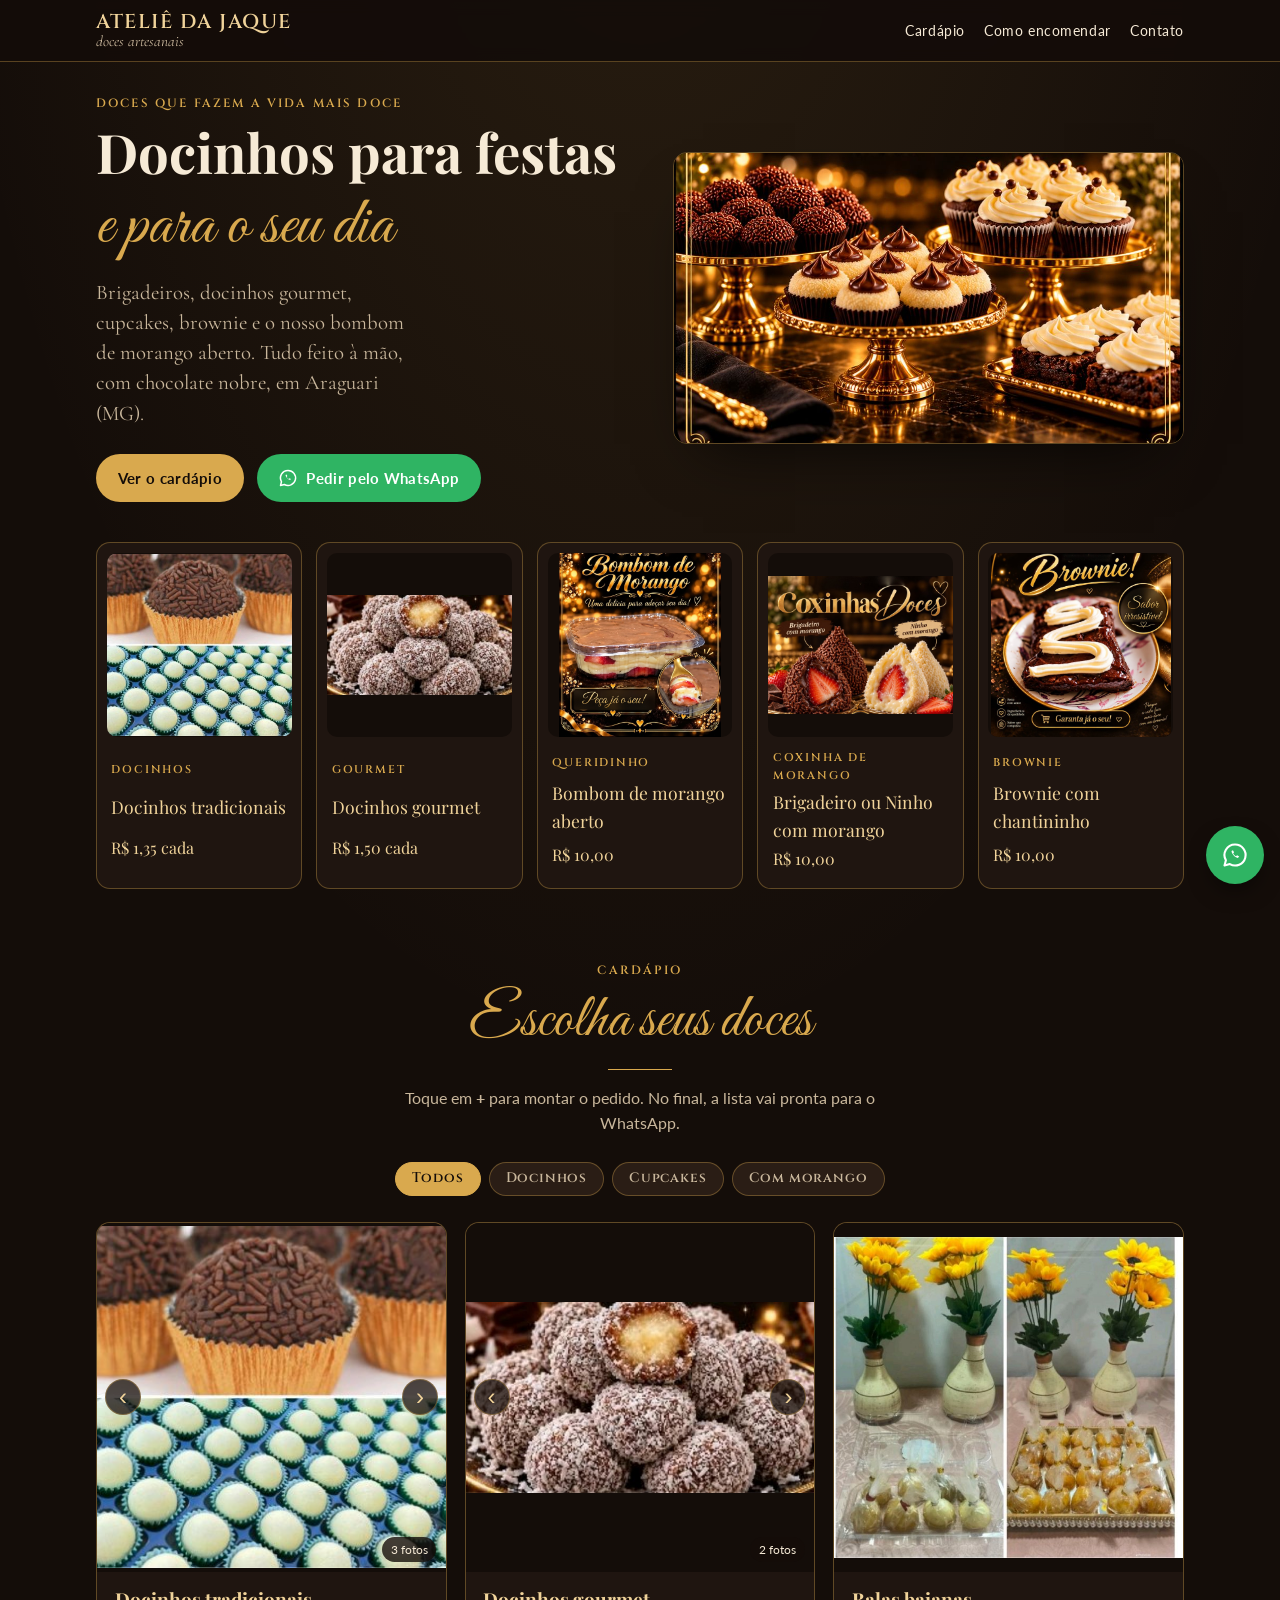
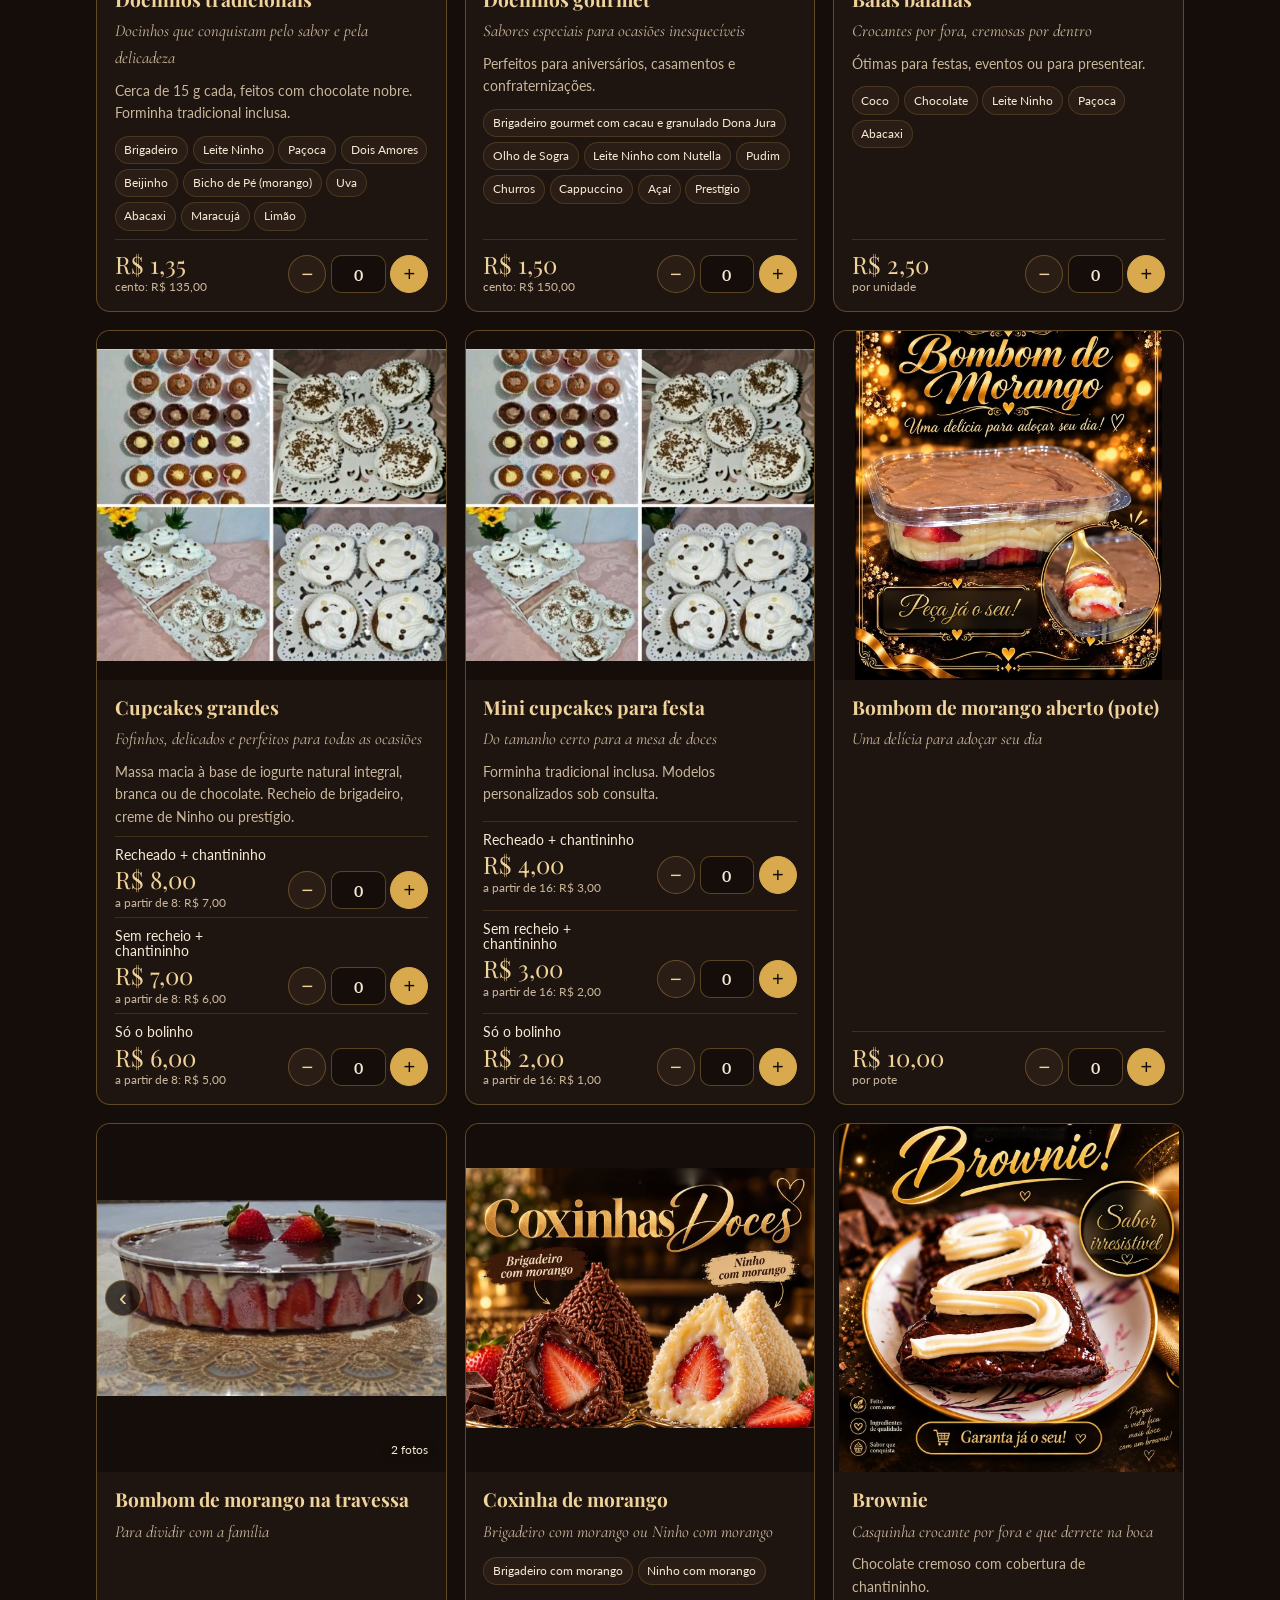
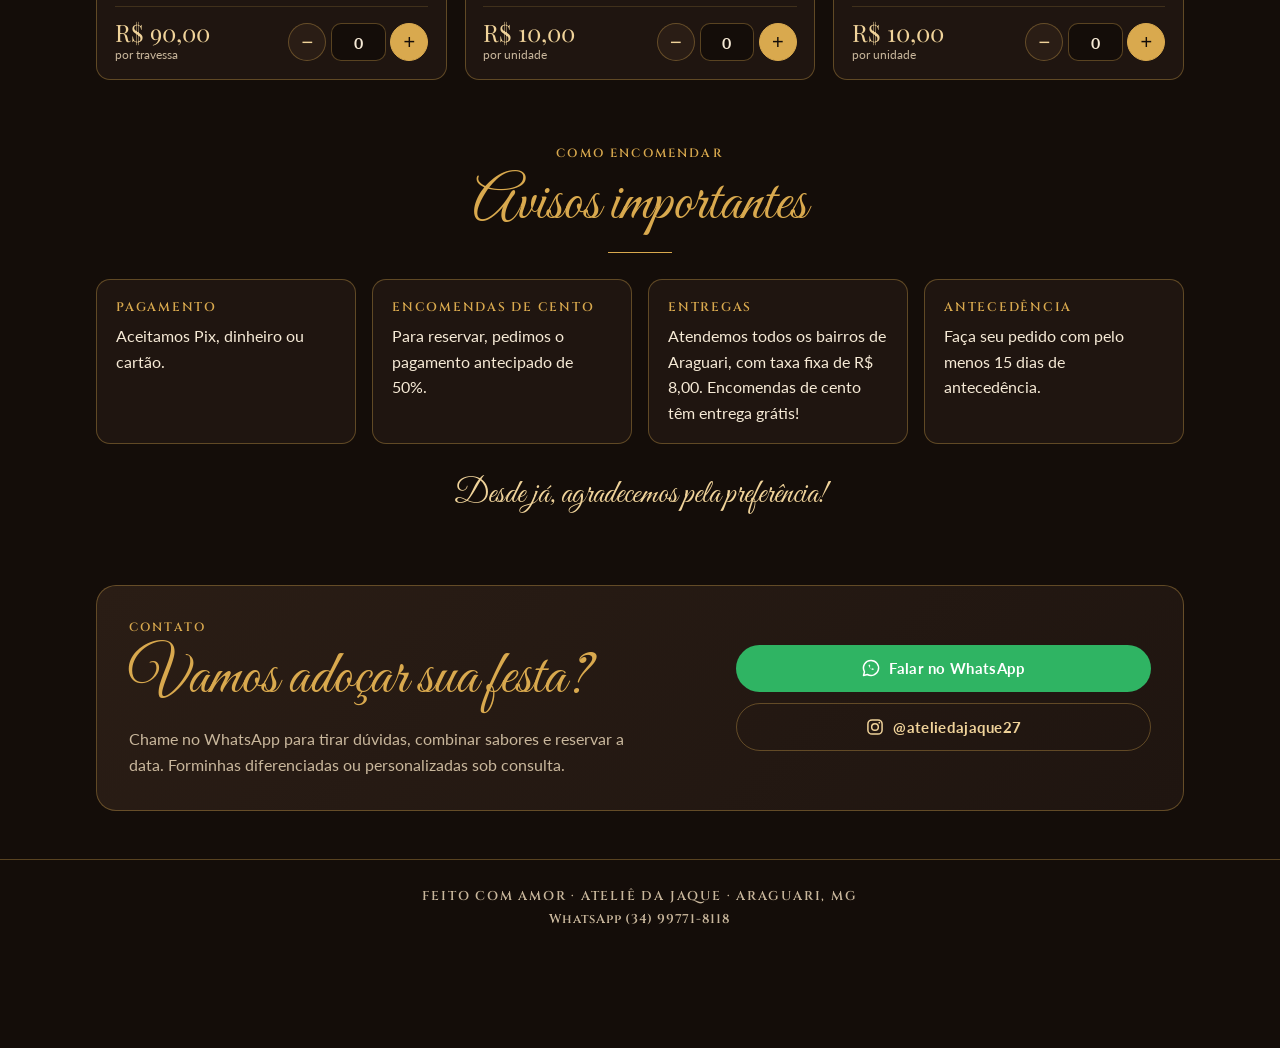
<file: index.html>
<!doctype html>
<html lang="pt-BR">
<head>
<meta charset="utf-8">
<meta name="viewport" content="width=device-width, initial-scale=1, viewport-fit=cover">
<title>Ateliê da Jaque | Docinhos para festa em Araguari, cupcakes e bombom de morango</title>
<meta name="claude:viewport-fit-sides" content="cover">
<meta name="description" content="Ateliê da Jaque, em Araguari (MG): docinhos para festas e individuais, docinhos gourmet, cupcakes, brownie, coxinha de morango e bombom de morango aberto. Veja o cardápio com preços e encomende pelo WhatsApp.">
<meta name="keywords" content="docinhos para festa, brigadeiro, docinhos gourmet, cupcake, brownie, bombom de morango aberto, coxinha de morango, bala baiana, encomenda de doces, doces Araguari, docinhos Araguari, confeitaria Araguari">
<meta name="theme-color" content="#140d09">
<link rel="canonical" href="https://ateliedajaque.github.io/Ateli-da-Jaque/">
<meta property="og:type" content="website">
<meta property="og:locale" content="pt_BR">
<meta property="og:site_name" content="Ateliê da Jaque">
<meta property="og:title" content="Ateliê da Jaque · Doces que fazem a vida mais doce">
<meta property="og:description" content="Docinhos para festas, cupcakes, brownie e bombom de morango aberto. Veja o cardápio e peça pelo WhatsApp.">
<meta property="og:url" content="https://ateliedajaque.github.io/Ateli-da-Jaque/">
<meta property="og:image" content="https://ateliedajaque.github.io/Ateli-da-Jaque/img/og-ateliedajaque.jpg">
<meta property="og:image:width" content="1200">
<meta property="og:image:height" content="630">
<meta name="twitter:card" content="summary_large_image">
<script type="application/ld+json">
{
  "@context": "https://schema.org",
  "@type": "Bakery",
  "name": "Ateliê da Jaque",
  "slogan": "Doces que fazem a vida mais doce",
  "description": "Docinhos para festas e individuais, cupcakes, brownie, coxinha de morango e bombom de morango aberto.",
  "url": "https://ateliedajaque.github.io/Ateli-da-Jaque/",
  "image": "https://ateliedajaque.github.io/Ateli-da-Jaque/img/og-ateliedajaque.jpg",
  "sameAs": ["https://www.instagram.com/ateliedajaque27/"],
  "priceRange": "R$",
  "paymentAccepted": "Pix, dinheiro, cartão",
  "servesCuisine": "Confeitaria",
  "telephone": "+55 34 99771-8118",
  "address": { "@type": "PostalAddress", "addressLocality": "Araguari", "addressRegion": "MG", "addressCountry": "BR" },
  "areaServed": "Araguari - MG",
  "hasMenu": "https://ateliedajaque.github.io/Ateli-da-Jaque/#cardapio"
}
</script>
<link rel="preconnect" href="https://fonts.googleapis.com">
<link rel="preconnect" href="https://fonts.gstatic.com" crossorigin>
<link rel="stylesheet" href="https://fonts.googleapis.com/css2?family=Cinzel:wght@500;600;700&family=Great+Vibes&family=Playfair+Display:wght@600;700&family=Cormorant+Garamond:ital,wght@0,500;1,500&family=Lato:wght@400;700&display=swap">
<link rel="stylesheet" href="css/estilo.css?v=3">
</head>
<body>

<header class="topo">
  <div class="topo-in">
    <a class="marca" href="#inicio" aria-label="Ateliê da Jaque, início">
      <span class="marca-nome">Ateliê da Jaque</span>
      <span class="marca-sub">doces artesanais</span>
    </a>
    <nav class="menu" aria-label="Principal">
      <a href="#cardapio">Cardápio</a>
      <a href="#como-encomendar">Como encomendar</a>
      <a href="#contato">Contato</a>
    </nav>
  </div>
</header>

<main id="inicio">

  <section class="hero">
    <img class="hero-foto" src="img/hero-mesa-doces.jpg" alt="Mesa de doces com brigadeiros, docinhos de Ninho com Nutella, cupcakes e brownies" width="1000" height="570">
    <div class="hero-texto">
      <p class="sobre-titulo">Doces que fazem a vida mais doce</p>
      <h1>Docinhos para festas <span class="script">e para o seu dia</span></h1>
      <p class="hero-lead">Brigadeiros, docinhos gourmet, cupcakes, brownie e o nosso bombom de morango aberto. Tudo feito à mão, com chocolate nobre, em Araguari (MG).</p>
      <div class="acoes">
        <a class="btn btn-ouro" href="#cardapio">Ver o cardápio</a>
        <a class="btn btn-zap js-zap" href="#contato" data-msg="Olá, Jaque! Vim pelo site e quero fazer uma encomenda.">
          <svg aria-hidden="true" viewBox="0 0 24 24" class="ic"><path d="M12 3a9 9 0 0 0-7.8 13.5L3 21l4.6-1.2A9 9 0 1 0 12 3Z" fill="none" stroke="currentColor" stroke-width="1.8" stroke-linejoin="round"/><path d="M9 8.5c.3 2.6 2.6 5.2 5.4 6l1.2-1.2-1.8-1-1 .8c-1-.5-1.9-1.4-2.4-2.4l.8-1-1-1.8L9 8.5Z" fill="currentColor"/></svg>
          Pedir pelo WhatsApp
        </a>
      </div>
    </div>
  </section>

  <section class="destaques" aria-label="Destaques">
    <a class="destaque" href="#p-docinho-tradicional">
      <img src="img/cardapio/tradicionais-1.jpg" alt="Docinhos tradicionais: brigadeiros e beijinhos" loading="lazy" width="353" height="346">
      <span class="destaque-tag">Docinhos</span>
      <span class="destaque-nome">Docinhos tradicionais</span>
      <span class="destaque-preco">R$ 1,35 cada</span>
    </a>
    <a class="destaque" href="#p-docinho-gourmet">
      <img src="img/cardapio/gourmet-2.jpg" alt="Docinhos gourmet" loading="lazy" width="592" height="323">
      <span class="destaque-tag">Gourmet</span>
      <span class="destaque-nome">Docinhos gourmet</span>
      <span class="destaque-preco">R$ 1,50 cada</span>
    </a>
    <a class="destaque" href="#p-bombom-morango-pote">
      <img src="img/cardapio/bombom-pote.jpg" alt="Bombom de morango aberto no pote" loading="lazy" width="1080" height="1231">
      <span class="destaque-tag">Queridinho</span>
      <span class="destaque-nome">Bombom de morango aberto</span>
      <span class="destaque-preco">R$ 10,00</span>
    </a>
    <a class="destaque" href="#p-coxinha-doce">
      <img src="img/cardapio/coxinhas.jpg" alt="Coxinhas de morango de brigadeiro e de Ninho" loading="lazy" width="1100" height="820">
      <span class="destaque-tag">Coxinha de morango</span>
      <span class="destaque-nome">Brigadeiro ou Ninho com morango</span>
      <span class="destaque-preco">R$ 10,00</span>
    </a>
    <a class="destaque" href="#p-brownie">
      <img src="img/cardapio/brownie.jpg" alt="Brownie com cobertura de chantininho" loading="lazy" width="1100" height="1129">
      <span class="destaque-tag">Brownie</span>
      <span class="destaque-nome">Brownie com chantininho</span>
      <span class="destaque-preco">R$ 10,00</span>
    </a>
  </section>

  <section class="secao" id="cardapio" aria-labelledby="t-cardapio">
    <div class="secao-cab">
      <p class="sobre-titulo">Cardápio</p>
      <h2 id="t-cardapio">Escolha seus doces</h2>
      <p class="secao-lead">Toque em <b>+</b> para montar o pedido. No final, a lista vai pronta para o WhatsApp.</p>
    </div>
    <div class="filtros" role="tablist" aria-label="Categorias do cardápio" id="filtros"></div>
    <div class="grade" id="grade">
      <noscript><p>Ative o JavaScript para ver o cardápio, ou chame a gente no Instagram @ateliedajaque27.</p></noscript>
    </div>
  </section>

  <section class="secao secao-avisos" id="como-encomendar" aria-labelledby="t-avisos">
    <div class="secao-cab">
      <p class="sobre-titulo">Como encomendar</p>
      <h2 id="t-avisos">Avisos importantes</h2>
    </div>
    <dl class="avisos" id="avisos"></dl>
    <p class="obrigado">Desde já, agradecemos pela preferência!</p>
  </section>

  <section class="secao secao-contato" id="contato" aria-labelledby="t-contato">
    <div class="contato-in">
      <div>
        <p class="sobre-titulo">Contato</p>
        <h2 id="t-contato">Vamos adoçar sua festa?</h2>
        <p class="secao-lead">Chame no WhatsApp para tirar dúvidas, combinar sabores e reservar a data. Forminhas diferenciadas ou personalizadas sob consulta.</p>
      </div>
      <div class="contato-botoes">
        <a class="btn btn-zap js-zap" href="#contato" data-msg="Olá, Jaque! Vim pelo site e gostaria de mais informações.">
          <svg aria-hidden="true" viewBox="0 0 24 24" class="ic"><path d="M12 3a9 9 0 0 0-7.8 13.5L3 21l4.6-1.2A9 9 0 1 0 12 3Z" fill="none" stroke="currentColor" stroke-width="1.8" stroke-linejoin="round"/><path d="M9 8.5c.3 2.6 2.6 5.2 5.4 6l1.2-1.2-1.8-1-1 .8c-1-.5-1.9-1.4-2.4-2.4l.8-1-1-1.8L9 8.5Z" fill="currentColor"/></svg>
          Falar no WhatsApp
        </a>
        <a class="btn btn-linha" href="https://www.instagram.com/ateliedajaque27/" target="_blank" rel="noopener">
          <svg aria-hidden="true" viewBox="0 0 24 24" class="ic"><rect x="3.5" y="3.5" width="17" height="17" rx="5" fill="none" stroke="currentColor" stroke-width="1.8"/><circle cx="12" cy="12" r="4" fill="none" stroke="currentColor" stroke-width="1.8"/><circle cx="17.2" cy="6.8" r="1.1" fill="currentColor"/></svg>
          @ateliedajaque27
        </a>
      </div>
    </div>
  </section>

</main>

<footer class="rodape">
  <p>Feito com amor · Ateliê da Jaque · Araguari, MG</p>
  <p class="rodape-zap">WhatsApp (34) 99771-8118</p>
</footer>

<!-- Barra do pedido -->
<div class="sacola" id="sacola" hidden>
  <button class="sacola-resumo" id="sacola-abrir" type="button" aria-expanded="false" aria-controls="sacola-painel">
    <span id="sacola-qtd">0 itens</span>
    <span class="sacola-total" id="sacola-total">R$ 0,00</span>
    <span class="sacola-ver">Ver pedido</span>
  </button>
  <div class="sacola-painel" id="sacola-painel" hidden>
    <ul class="sacola-lista" id="sacola-lista"></ul>
    <label class="campo" for="pedido-data">Data da festa ou da entrega
      <input id="pedido-data" type="date">
    </label>
    <label class="campo" for="pedido-obs">Sabores e observações
      <span class="obs-gratis">Pedidos a partir de 100 doces (um cento) têm entrega grátis!</span>
      <textarea id="pedido-obs" rows="3" placeholder="Ex.: 50 brigadeiros e 50 beijinhos, entrega no bairro..."></textarea>
    </label>
    <label class="check" for="pedido-entrega"><input id="pedido-entrega" type="checkbox"> Quero entrega (R$ 8,00, grátis a partir de 100 doces)</label>
    <p class="sacola-nota">Valor estimado: a Jaque confirma o total e a data pelo WhatsApp.</p>
    <div class="sacola-acoes">
      <button class="btn btn-linha" id="sacola-limpar" type="button">Limpar</button>
      <a class="btn btn-zap" id="sacola-enviar" href="#contato" target="_blank" rel="noopener">Enviar pedido no WhatsApp</a>
    </div>
  </div>
</div>

<a class="zap-flutuante js-zap" href="#contato" data-msg="Olá, Jaque! Vim pelo site." aria-label="Falar no WhatsApp">
  <svg aria-hidden="true" viewBox="0 0 24 24"><path d="M12 3a9 9 0 0 0-7.8 13.5L3 21l4.6-1.2A9 9 0 1 0 12 3Z" fill="none" stroke="currentColor" stroke-width="1.8" stroke-linejoin="round"/><path d="M9 8.5c.3 2.6 2.6 5.2 5.4 6l1.2-1.2-1.8-1-1 .8c-1-.5-1.9-1.4-2.4-2.4l.8-1-1-1.8L9 8.5Z" fill="currentColor"/></svg>
</a>

<script src="js/cardapio.js?v=3"></script>
<script src="js/app.js?v=3"></script>
</body>
</html>
</file>
<file: css/estilo.css>
/* Ateliê da Jaque
   Layout: vitrine escura de confeitaria, ouro sobre chocolate, como o cardápio impresso.
   Visual único (escuro) por escolha da marca. */
:root {
  --chocolate: #140d09;
  --cacau: #1f1510;
  --cacau-2: #2a1d15;
  --ouro: #d9a94e;
  --ouro-claro: #f0d39a;
  --creme: #f6ead6;
  --creme-2: #c9b79c;
  --linha: rgba(217, 169, 78, .35);
  --zap: #2fb463;
  --zap-escuro: #0e3b20;

  --f-titulo: "Playfair Display", Georgia, "Times New Roman", serif;
  --f-frase: "Cormorant Garamond", Georgia, serif;
  --f-texto: "Lato", "Segoe UI", system-ui, sans-serif;
  --f-marca: "Cinzel", "Times New Roman", serif;
  --f-script: "Great Vibes", "Brush Script MT", cursive;

  --raio: 14px;
  --largura: 1120px;
  color-scheme: dark;
}

* { box-sizing: border-box; }
[hidden] { display: none !important; }
html { scroll-behavior: smooth; scroll-padding-top: 76px; }
@media (prefers-reduced-motion: reduce) { html { scroll-behavior: auto; } * { transition: none !important; } }

body {
  margin: 0;
  background: var(--chocolate);
  background-image: radial-gradient(ellipse 80% 50% at 50% -10%, rgba(217,169,78,.12), transparent 70%);
  color: var(--creme);
  font-family: var(--f-texto);
  font-size: 16px;
  line-height: 1.6;
  padding-bottom: 90px;
}
img { max-width: 100%; height: auto; display: block; }
a { color: var(--ouro-claro); }
:focus-visible { outline: 2px solid var(--ouro); outline-offset: 3px; border-radius: 6px; }
h1, h2, h3 { font-family: var(--f-titulo); font-weight: 700; line-height: 1.15; text-wrap: balance; margin: 0; color: var(--creme); }

.sobre-titulo {
  margin: 0 0 .5rem;
  font-size: .75rem; font-weight: 700; letter-spacing: .18em; text-transform: uppercase;
  color: var(--ouro);
}

/* topo */
body::before { content: ""; position: fixed; inset: 0 0 auto; height: env(safe-area-inset-top, 0px); z-index: 30; background: var(--chocolate); }
.topo {
  position: sticky; top: env(safe-area-inset-top, 0px); z-index: 20;
  background: rgba(20, 13, 9, .92);
  backdrop-filter: blur(8px);
  border-bottom: 1px solid var(--linha);
}
.topo-in {
  max-width: var(--largura); margin: 0 auto;
  padding-block: .7rem;
  padding-left: max(16px, env(safe-area-inset-left, 0px));
  padding-right: max(16px, env(safe-area-inset-right, 0px));
  display: flex; align-items: center; justify-content: space-between; gap: 1rem; flex-wrap: wrap;
}
.marca { text-decoration: none; display: flex; flex-direction: column; line-height: 1.1; }
.marca-nome { font-family: var(--f-marca); font-weight: 600; font-size: 1.25rem; color: var(--ouro-claro); letter-spacing: .08em; text-transform: uppercase; }
.marca-sub { font-family: var(--f-frase); font-style: italic; font-size: .95rem; color: var(--creme-2); }
.menu { display: flex; gap: 1.2rem; flex-wrap: wrap; }
.menu a { color: var(--creme); text-decoration: none; font-size: .9rem; letter-spacing: .04em; }
.menu a:hover { color: var(--ouro); }
@media (max-width: 560px) { .menu a[href="#como-encomendar"] { display: none; } }

/* hero */
.hero {
  max-width: var(--largura); margin: 0 auto;
  padding-block: 2rem 1rem;
  padding-left: max(16px, env(safe-area-inset-left, 0px));
  padding-right: max(16px, env(safe-area-inset-right, 0px));
  display: grid; grid-template-columns: 1.05fr 1fr; gap: 2.5rem; align-items: center;
}
.hero-foto {
  width: 100%; height: auto;
  border-radius: var(--raio); border: 1px solid var(--linha);
  box-shadow: 0 30px 60px -30px rgba(0,0,0,.8);
  order: 2;
}
.hero-texto { min-width: 0; }
.hero h1 { font-size: clamp(2rem, 4.6vw, 3.4rem); margin-bottom: 1rem; }
.hero-lead { font-family: var(--f-frase); font-size: 1.3rem; line-height: 1.45; color: var(--creme-2); max-width: 32ch; margin: 0 0 1.6rem; }
.acoes { display: flex; gap: .8rem; flex-wrap: wrap; }
@media (max-width: 820px) {
  .hero { grid-template-columns: 1fr; gap: 1.4rem; padding-top: 1.2rem; }
  .hero-foto { order: 0; }
}

/* botões */
.btn {
  display: inline-flex; align-items: center; justify-content: center; gap: .5rem;
  padding: .8rem 1.3rem; border-radius: 999px;
  font: 700 .95rem/1 var(--f-texto); letter-spacing: .02em;
  text-decoration: none; cursor: pointer; border: 1px solid transparent;
  transition: transform .15s ease, background .15s ease;
}
.btn:hover { transform: translateY(-1px); }
.btn-ouro { background: var(--ouro); color: var(--chocolate); }
.btn-ouro:hover { background: var(--ouro-claro); }
.btn-zap { background: var(--zap); color: #fff; }
.btn-zap:hover { background: #38c56f; }
.btn-linha { background: transparent; color: var(--ouro-claro); border-color: var(--linha); }
.btn-linha:hover { border-color: var(--ouro); }
.ic { width: 20px; height: 20px; flex: none; }

/* destaques */
.destaques {
  max-width: var(--largura); margin: 0 auto;
  padding-block: 1.5rem;
  padding-left: max(16px, env(safe-area-inset-left, 0px));
  padding-right: max(16px, env(safe-area-inset-right, 0px));
  display: flex; flex-wrap: wrap; justify-content: center; gap: .9rem;
}
.destaques > .destaque { flex: 0 1 calc((100% - 3.6rem) / 5); min-width: 0; }
@media (max-width: 1000px) and (min-width: 761px) { .destaques > .destaque { flex-basis: calc((100% - 1.8rem) / 3); } }
.destaque {
  position: relative; display: grid; grid-template-rows: auto auto auto auto; gap: .15rem;
  text-decoration: none; color: var(--creme);
  background: var(--cacau); border: 1px solid var(--linha); border-radius: var(--raio);
  padding: .6rem .6rem 1rem; overflow: hidden;
}
.destaque img { width: 100%; aspect-ratio: 1 / 1; object-fit: contain; background: var(--chocolate); border-radius: 10px; margin-bottom: .6rem; }
.destaque-tag { font-size: .7rem; font-weight: 700; letter-spacing: .16em; text-transform: uppercase; color: var(--ouro); padding-inline: .3rem; }
.destaque-nome { font-family: var(--f-titulo); font-size: 1.1rem; padding-inline: .3rem; }
.destaque-preco { font-family: var(--f-titulo); color: var(--ouro-claro); padding-inline: .3rem; font-variant-numeric: tabular-nums; }
.destaque:hover { border-color: var(--ouro); }
@media (max-width: 760px) {
  .destaques { flex-wrap: nowrap; justify-content: flex-start; overflow-x: auto; scroll-snap-type: x mandatory; }
  .destaques > .destaque { flex: 0 0 78%; scroll-snap-align: start; }
}

/* seções */
.secao {
  max-width: var(--largura); margin: 0 auto;
  padding-block: 3rem 1rem;
  padding-left: max(16px, env(safe-area-inset-left, 0px));
  padding-right: max(16px, env(safe-area-inset-right, 0px));
}
.secao-cab { text-align: center; margin-bottom: 1.6rem; }
.secao h2 { font-size: clamp(1.7rem, 3.4vw, 2.4rem); }
.secao-cab h2::after { content: ""; display: block; width: 64px; height: 1px; margin: .9rem auto 0; background: var(--ouro); }
.secao-lead { color: var(--creme-2); max-width: 56ch; margin: .9rem auto 0; }

/* filtros */
.filtros { display: flex; gap: .5rem; flex-wrap: wrap; justify-content: center; margin-bottom: 1.6rem; }
.filtro {
  font: 700 .85rem/1 var(--f-texto); letter-spacing: .06em;
  padding: .6rem 1rem; border-radius: 999px; cursor: pointer;
  background: var(--cacau-2); color: var(--creme-2); border: 1px solid var(--linha);
}
.filtro[aria-selected="true"] { background: var(--ouro); color: var(--chocolate); border-color: var(--ouro); }

/* grade de produtos */
.grade { display: grid; grid-template-columns: repeat(auto-fill, minmax(min(100%, 300px), 1fr)); gap: 1.1rem; }
.produto {
  display: flex; flex-direction: column;
  background: var(--cacau); border: 1px solid var(--linha); border-radius: var(--raio);
  overflow: hidden; min-width: 0;
}
.produto-foto { position: relative; }
.galeria { display: flex; overflow-x: auto; scroll-snap-type: x mandatory; scrollbar-width: none; background: var(--chocolate); }
.galeria::-webkit-scrollbar { display: none; }
.galeria img { flex: 0 0 100%; width: 100%; aspect-ratio: 1 / 1; object-fit: contain; scroll-snap-align: center; }
.seta {
  position: absolute; top: 50%; transform: translateY(-50%);
  width: 36px; height: 36px; border-radius: 50%; border: 1px solid var(--linha);
  background: rgba(20,13,9,.75); color: var(--ouro-claro); font-size: 1.5rem; line-height: 1; cursor: pointer;
}
.seta-ant { left: .5rem; } .seta-prox { right: .5rem; }
.contador { position: absolute; bottom: .6rem; right: .6rem; background: rgba(20,13,9,.8); color: var(--creme); font-size: .72rem; padding: .2rem .55rem; border-radius: 999px; }
.selo {
  position: absolute; top: .7rem; left: .7rem;
  background: var(--ouro); color: var(--chocolate);
  font-size: .68rem; font-weight: 700; letter-spacing: .14em; text-transform: uppercase;
  padding: .3rem .6rem; border-radius: 999px;
}
.produto-corpo { padding: 1rem 1.1rem 1.1rem; display: flex; flex-direction: column; gap: .5rem; flex: 1; }
.produto h3 { font-size: 1.2rem; }
.produto-frase { font-family: var(--f-frase); font-style: italic; font-size: 1.05rem; color: var(--creme-2); margin: 0; }
.produto-info { font-size: .88rem; color: var(--creme-2); margin: 0; }
.sabores { display: flex; flex-wrap: wrap; gap: .3rem; margin: .2rem 0 0; padding: 0; list-style: none; }
.sabores li { font-size: .78rem; padding: .2rem .55rem; border-radius: 999px; background: var(--cacau-2); color: var(--creme); border: 1px solid rgba(217,169,78,.18); }
.produto-rodape { margin-top: auto; padding-top: .7rem; border-top: 1px solid rgba(217,169,78,.18); display: flex; align-items: flex-end; justify-content: space-between; gap: .8rem; }
.preco { font-family: var(--f-titulo); font-size: 1.5rem; color: var(--ouro-claro); font-variant-numeric: tabular-nums; line-height: 1.1; }
.preco small { display: block; font-family: var(--f-texto); font-size: .75rem; color: var(--creme-2); font-weight: 400; margin-top: .2rem; }
.qtd { display: flex; align-items: center; gap: .3rem; flex: none; }
.qtd button {
  width: 38px; height: 38px; border-radius: 50%;
  border: 1px solid var(--linha); background: var(--cacau-2); color: var(--ouro-claro);
  font-size: 1.25rem; line-height: 1; cursor: pointer;
}
.qtd button.mais { background: var(--ouro); color: var(--chocolate); border-color: var(--ouro); }
.qtd input {
  width: 3.4em; height: 38px; text-align: center; font: 700 1rem var(--f-texto); font-variant-numeric: tabular-nums;
  color: var(--creme); background: var(--chocolate); border: 1px solid var(--linha); border-radius: 10px; -moz-appearance: textfield;
}
.qtd input::-webkit-outer-spin-button, .qtd input::-webkit-inner-spin-button { -webkit-appearance: none; margin: 0; }
.produto.no-pedido { border-color: var(--ouro); }

/* avisos */
.avisos { display: grid; grid-template-columns: repeat(auto-fit, minmax(min(100%, 230px), 1fr)); gap: 1rem; margin: 0; }
.aviso { background: var(--cacau); border: 1px solid var(--linha); border-radius: var(--raio); padding: 1.1rem 1.2rem; }
.aviso dt { font-size: .78rem; font-weight: 700; letter-spacing: .14em; text-transform: uppercase; color: var(--ouro); margin-bottom: .35rem; }
.aviso dd { margin: 0; color: var(--creme); }
.obrigado { text-align: center; font-family: var(--f-frase); font-style: italic; font-size: 1.25rem; color: var(--ouro-claro); margin: 1.6rem 0 0; }

/* contato */
.secao-contato { padding-block: 3rem; }
.contato-in {
  background: linear-gradient(135deg, var(--cacau-2), var(--cacau));
  border: 1px solid var(--linha); border-radius: calc(var(--raio) + 6px);
  padding: 2rem; display: grid; grid-template-columns: 1.4fr 1fr; gap: 1.6rem; align-items: center;
}
.contato-in .secao-lead { margin-left: 0; }
.contato-botoes { display: flex; flex-direction: column; gap: .7rem; }
@media (max-width: 720px) { .contato-in { grid-template-columns: 1fr; padding: 1.4rem; } }

.rodape { text-align: center; padding-block: 1.5rem; color: var(--creme-2); font-size: .8rem; letter-spacing: .14em; text-transform: uppercase; border-top: 1px solid var(--linha); }

/* botão flutuante */
.zap-flutuante {
  position: fixed; z-index: 25;
  right: calc(16px + env(safe-area-inset-right, 0px));
  bottom: calc(16px + env(safe-area-inset-bottom, 0px));
  width: 58px; height: 58px; border-radius: 50%;
  background: var(--zap); color: #fff; display: grid; place-items: center;
  box-shadow: 0 10px 25px -8px rgba(0,0,0,.7);
}
.zap-flutuante svg { width: 28px; height: 28px; }
body.tem-pedido .zap-flutuante { display: none; }

/* sacola / pedido */
.sacola {
  position: fixed; z-index: 26; left: 0; right: 0; bottom: 0;
  padding-left: max(12px, env(safe-area-inset-left, 0px));
  padding-right: max(12px, env(safe-area-inset-right, 0px));
  padding-bottom: calc(12px + env(safe-area-inset-bottom, 0px));
  pointer-events: none;
}
.sacola > * { pointer-events: auto; max-width: 560px; margin-inline: auto; }
.sacola-resumo {
  width: 100%; display: flex; align-items: center; gap: .8rem;
  padding: .9rem 1.2rem; border-radius: 999px; cursor: pointer;
  background: var(--ouro); color: var(--chocolate); border: 0;
  font: 700 .95rem/1 var(--f-texto); box-shadow: 0 14px 30px -10px rgba(0,0,0,.8);
}
.sacola-total { font-variant-numeric: tabular-nums; }
.sacola-ver { margin-left: auto; text-decoration: underline; }
.sacola-painel {
  margin-bottom: .6rem; background: var(--cacau-2); border: 1px solid var(--ouro);
  border-radius: var(--raio); padding: 1rem 1.1rem; max-height: 70vh; overflow: auto;
  display: flex; flex-direction: column; gap: .8rem;
}
.sacola { display: flex; flex-direction: column-reverse; }
.sacola-lista { list-style: none; margin: 0; padding: 0; display: flex; flex-direction: column; gap: .45rem; }
.sacola-lista li { display: flex; justify-content: space-between; gap: 1rem; font-size: .92rem; }
.sacola-lista li span:last-child { font-variant-numeric: tabular-nums; color: var(--ouro-claro); white-space: nowrap; }
.sacola-lista li.taxa { color: var(--creme-2); border-top: 1px dashed var(--linha); padding-top: .45rem; }
.campo { display: flex; flex-direction: column; gap: .3rem; font-size: .85rem; color: var(--creme-2); }
.campo input, .campo textarea {
  font: inherit; font-size: .95rem; color: var(--creme);
  background: var(--chocolate); border: 1px solid var(--linha); border-radius: 10px; padding: .6rem .7rem;
}
.check { display: flex; gap: .5rem; align-items: center; font-size: .9rem; }
.check input { accent-color: var(--ouro); width: 18px; height: 18px; }
.sacola-nota { margin: 0; font-size: .8rem; color: var(--creme-2); }
.sacola-acoes { display: flex; gap: .6rem; flex-wrap: wrap; }
.sacola-acoes .btn-zap { flex: 1; }
.variante { display: block; font-family: var(--f-texto); font-size: .85rem; color: var(--creme); margin-bottom: .2rem; }
.rodape p { margin: .2rem 0; } .rodape-zap { letter-spacing: .06em; text-transform: none; }

/* letras no estilo das artes do cardápio */
.sobre-titulo, .destaque-tag, .aviso dt, .selo, .rodape, .filtro { font-family: var(--f-marca); font-weight: 600; }
.hero h1 .script { display: block; font-family: var(--f-script); font-weight: 400; color: var(--ouro); font-size: 1.25em; line-height: 1.05; margin-top: .1em; }
.secao h2 { font-family: var(--f-script); font-weight: 400; color: var(--ouro); font-size: clamp(2.6rem, 6vw, 3.8rem); line-height: 1.1; }
.obrigado { font-family: var(--f-script); font-style: normal; font-size: 2rem; }
.destaque-nome, .produto h3 { color: var(--ouro-claro); }
.obs-gratis { color: var(--ouro-claro); font-weight: 700; font-size: .85rem; }
</file>
